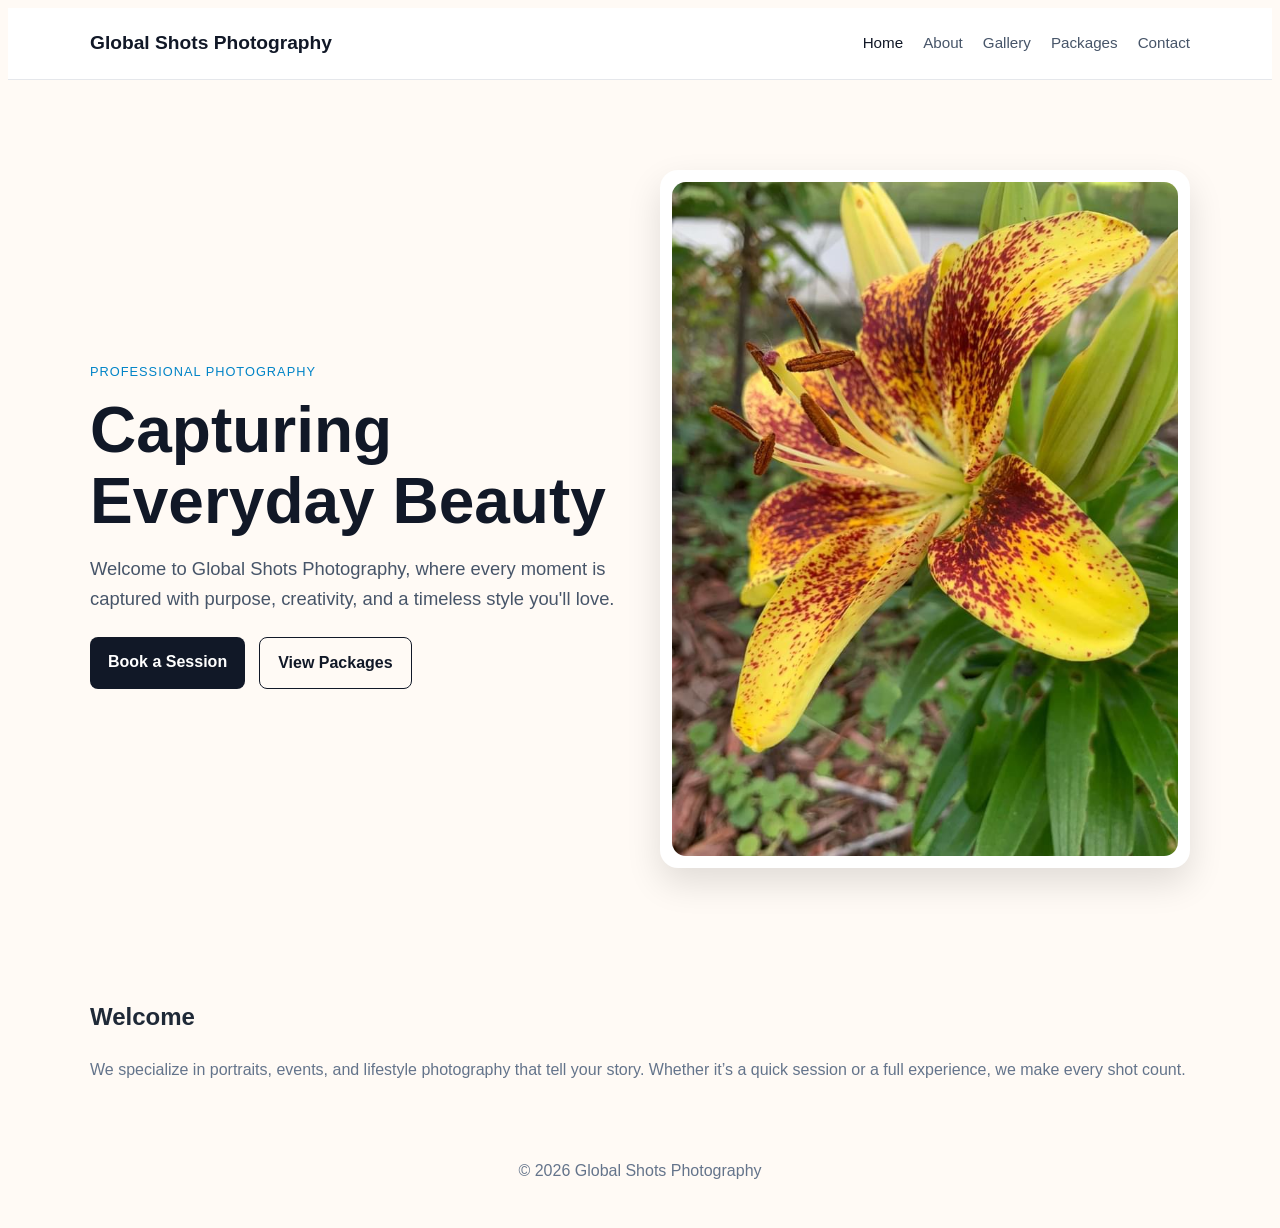
<file: index.html>
<!DOCTYPE html>
<html lang="en">
<head>
  <meta charset="UTF-8">
  <meta name="viewport" content="width=device-width, initial-scale=1.0">
  <title>Global Shots Photography | Home</title>
  <link rel="stylesheet" href="style.css">
</head>

<body>

<header>
  <div class="container nav">
    <a href="index.html" class="brand">Global Shots Photography</a>

    <button class="menu-toggle" aria-label="Open menu" aria-expanded="false" aria-controls="site-nav">
      <svg viewBox="0 0 24 24" fill="none" stroke="currentColor" stroke-width="2">
        <line x1="3" y1="6" x2="21" y2="6"></line>
        <line x1="3" y1="12" x2="21" y2="12"></line>
        <line x1="3" y1="18" x2="21" y2="18"></line>
      </svg>
    </button>

    <nav class="nav-links" id="site-nav">
      <a class="active" href="index.html">Home</a>
      <a href="about.html">About</a>
      <a href="gallery.html">Gallery</a>
      <a href="packages.html">Packages</a>
      <a href="contact.html">Contact</a>
    </nav>
  </div>
</header>

<!-- HERO -->
<section class="hero">
  <div class="container hero-grid">

    <!-- LEFT SIDE -->
    <div>
      <p class="eyebrow">Professional Photography</p>

      <h1>Capturing Everyday Beauty</h1>

      <p class="lead">
        Welcome to Global Shots Photography, where every moment is captured with purpose,
        creativity, and a timeless style you'll love.
      </p>

      <div class="hero-actions">
        <a class="btn" href="contact.html">Book a Session</a>
        <a class="btn secondary" href="packages.html">View Packages</a>
      </div>
    </div>

    <!-- RIGHT SIDE IMAGE -->
    <div class="hero-card">
      <img src="images/hero.jpg" alt="Photography session highlight">
    </div>

  </div>
</section>

<main class="container">
  <section>
    <h2>Welcome</h2>
    <p class="muted">
      We specialize in portraits, events, and lifestyle photography that tell your story.
      Whether it’s a quick session or a full experience, we make every shot count.
    </p>
  </section>
</main>

<footer>
  <p>© <span id="year"></span> Global Shots Photography</p>
</footer>

<script src="script.js"></script>
</body>
</html>
</file>
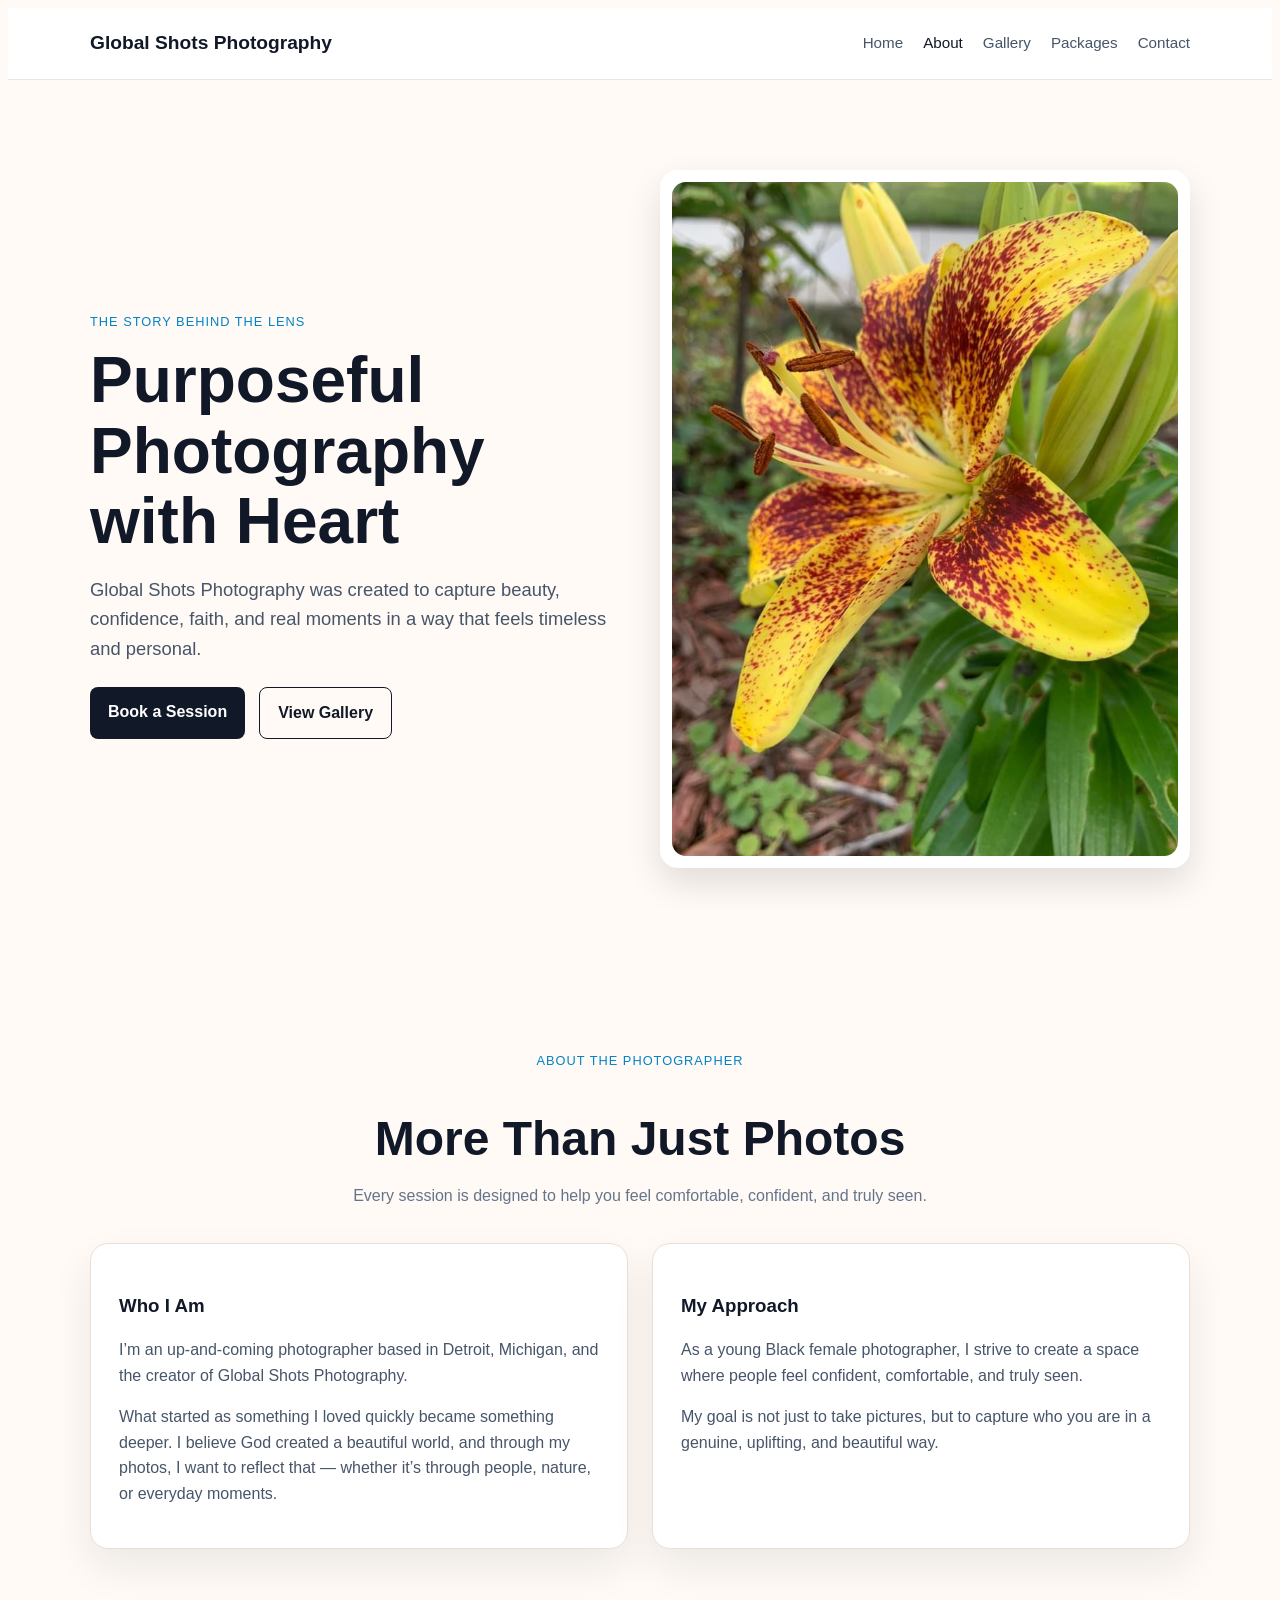
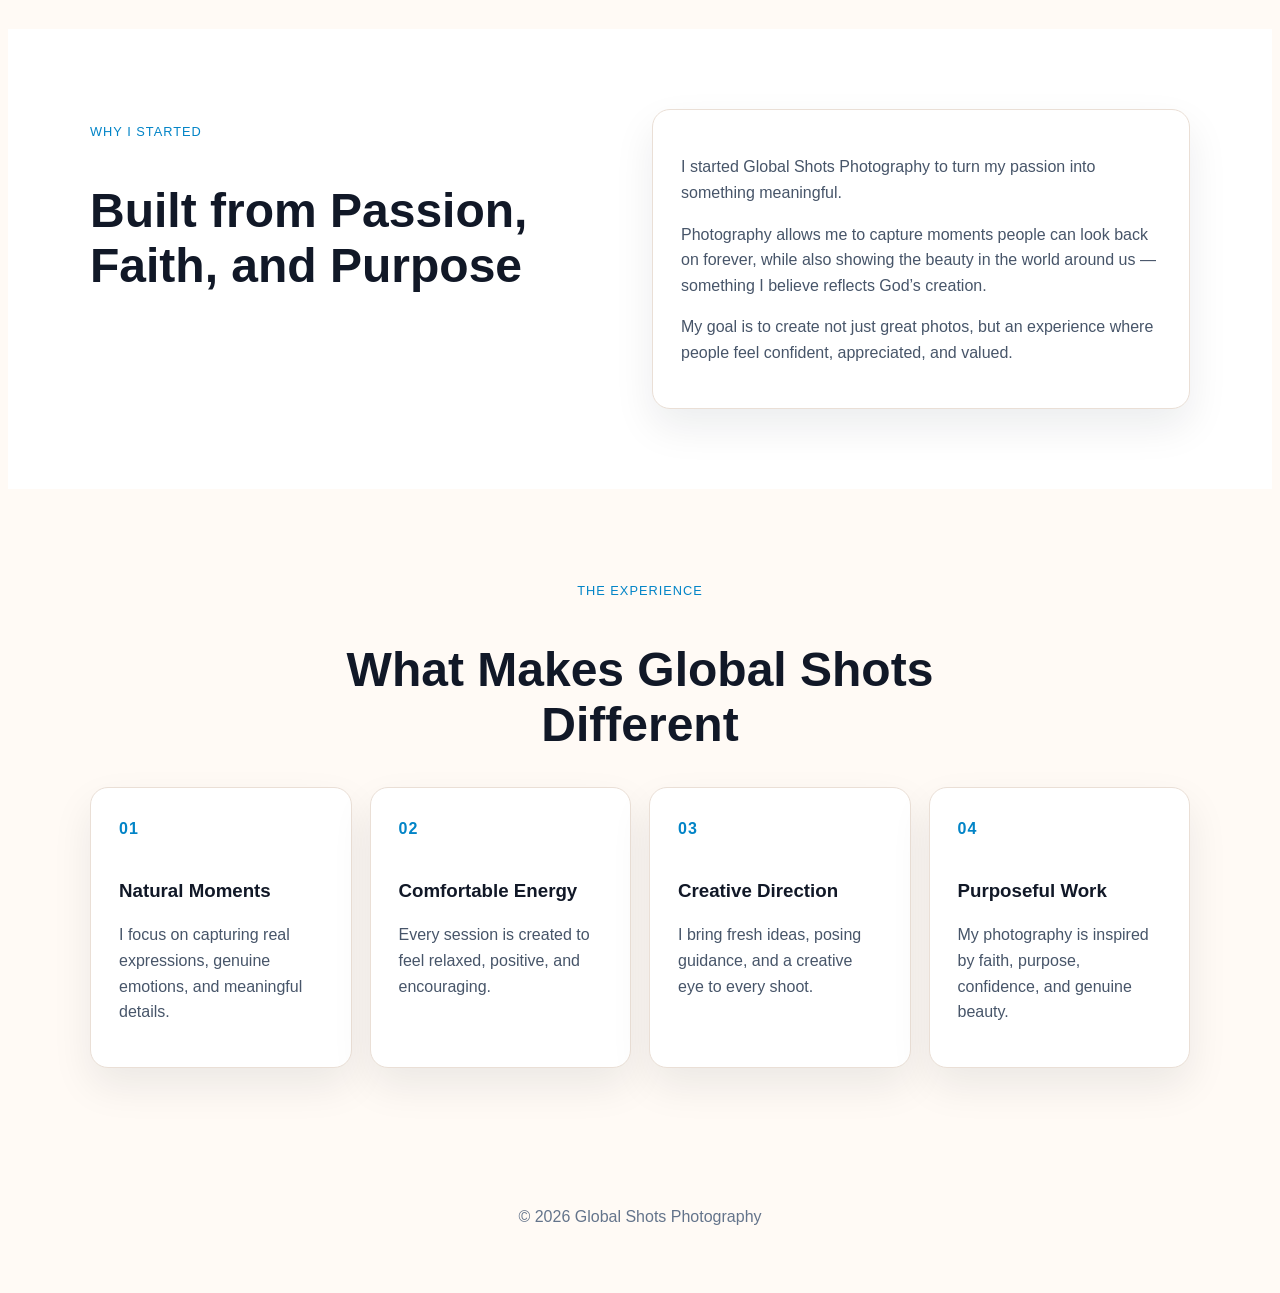
<file: about.html>
<!DOCTYPE html>
<html lang="en">
<head>
  <meta charset="UTF-8">
  <meta name="viewport" content="width=device-width, initial-scale=1.0">
  <title>Global Shots Photography | About</title>
  <link rel="stylesheet" href="style.css">
</head>

<body>

<header>
  <div class="container nav">
    <a href="index.html" class="brand">Global Shots Photography</a>

    <button class="menu-toggle" aria-label="Open menu" aria-expanded="false" aria-controls="site-nav">
      <svg viewBox="0 0 24 24" fill="none" stroke="currentColor" stroke-width="2">
        <line x1="3" y1="6" x2="21" y2="6"></line>
        <line x1="3" y1="12" x2="21" y2="12"></line>
        <line x1="3" y1="18" x2="21" y2="18"></line>
      </svg>
    </button>

    <nav class="nav-links" id="site-nav">
      <a href="index.html">Home</a>
      <a class="active" href="about.html">About</a>
      <a href="gallery.html">Gallery</a>
      <a href="packages.html">Packages</a>
      <a href="contact.html">Contact</a>
    </nav>
  </div>
</header>

<!-- PREMIUM HERO -->
<section class="hero about-hero">
  <div class="container hero-grid">
    <div>
      <p class="eyebrow">The Story Behind the Lens</p>

      <h1>Purposeful Photography with Heart</h1>

      <p class="lead">
        Global Shots Photography was created to capture beauty, confidence, faith,
        and real moments in a way that feels timeless and personal.
      </p>

      <div class="hero-actions">
        <a class="btn" href="contact.html">Book a Session</a>
        <a class="btn secondary" href="gallery.html">View Gallery</a>
      </div>
    </div>

    <div class="hero-card">
      <img src="images/hero.jpg" alt="Global Shots Photography portrait session">
    </div>
  </div>
</section>

<main>

  <section class="premium-section">
    <div class="container">
      <div class="section-heading">
        <p class="eyebrow">About the Photographer</p>
        <h2>More Than Just Photos</h2>
        <p class="muted">
          Every session is designed to help you feel comfortable, confident, and truly seen.
        </p>
      </div>

      <div class="grid-2">
        <div class="card premium-card">
          <h3>Who I Am</h3>
          <p>
            I’m an up-and-coming photographer based in Detroit, Michigan, and the creator of
            Global Shots Photography.
          </p>

          <p>
            What started as something I loved quickly became something deeper. I believe God
            created a beautiful world, and through my photos, I want to reflect that — whether
            it’s through people, nature, or everyday moments.
          </p>
        </div>

        <div class="card premium-card">
          <h3>My Approach</h3>
          <p>
            As a young Black female photographer, I strive to create a space where people feel
            confident, comfortable, and truly seen.
          </p>

          <p>
            My goal is not just to take pictures, but to capture who you are in a genuine,
            uplifting, and beautiful way.
          </p>
        </div>
      </div>
    </div>
  </section>

  <section class="premium-section soft-section">
    <div class="container">
      <div class="grid-2">
        <div>
          <p class="eyebrow">Why I Started</p>
          <h2>Built from Passion, Faith, and Purpose</h2>
        </div>

        <div class="card premium-card">
          <p>
            I started Global Shots Photography to turn my passion into something meaningful.
          </p>

          <p>
            Photography allows me to capture moments people can look back on forever, while also
            showing the beauty in the world around us — something I believe reflects God’s creation.
          </p>

          <p>
            My goal is to create not just great photos, but an experience where people feel
            confident, appreciated, and valued.
          </p>
        </div>
      </div>
    </div>
  </section>

  <section class="premium-section">
    <div class="container">
      <div class="section-heading">
        <p class="eyebrow">The Experience</p>
        <h2>What Makes Global Shots Different</h2>
      </div>

      <div class="feature-grid">
        <div class="feature-card">
          <span>01</span>
          <h3>Natural Moments</h3>
          <p>I focus on capturing real expressions, genuine emotions, and meaningful details.</p>
        </div>

        <div class="feature-card">
          <span>02</span>
          <h3>Comfortable Energy</h3>
          <p>Every session is created to feel relaxed, positive, and encouraging.</p>
        </div>

        <div class="feature-card">
          <span>03</span>
          <h3>Creative Direction</h3>
          <p>I bring fresh ideas, posing guidance, and a creative eye to every shoot.</p>
        </div>

        <div class="feature-card">
          <span>04</span>
          <h3>Purposeful Work</h3>
          <p>My photography is inspired by faith, purpose, confidence, and genuine beauty.</p>
        </div>
      </div>
    </div>
  </section>

</main>

<footer>
  <div class="container">
    <p>© <span id="year"></span> Global Shots Photography</p>
  </div>
</footer>

<script src="script.js"></script>

</body>
</html>
</file>
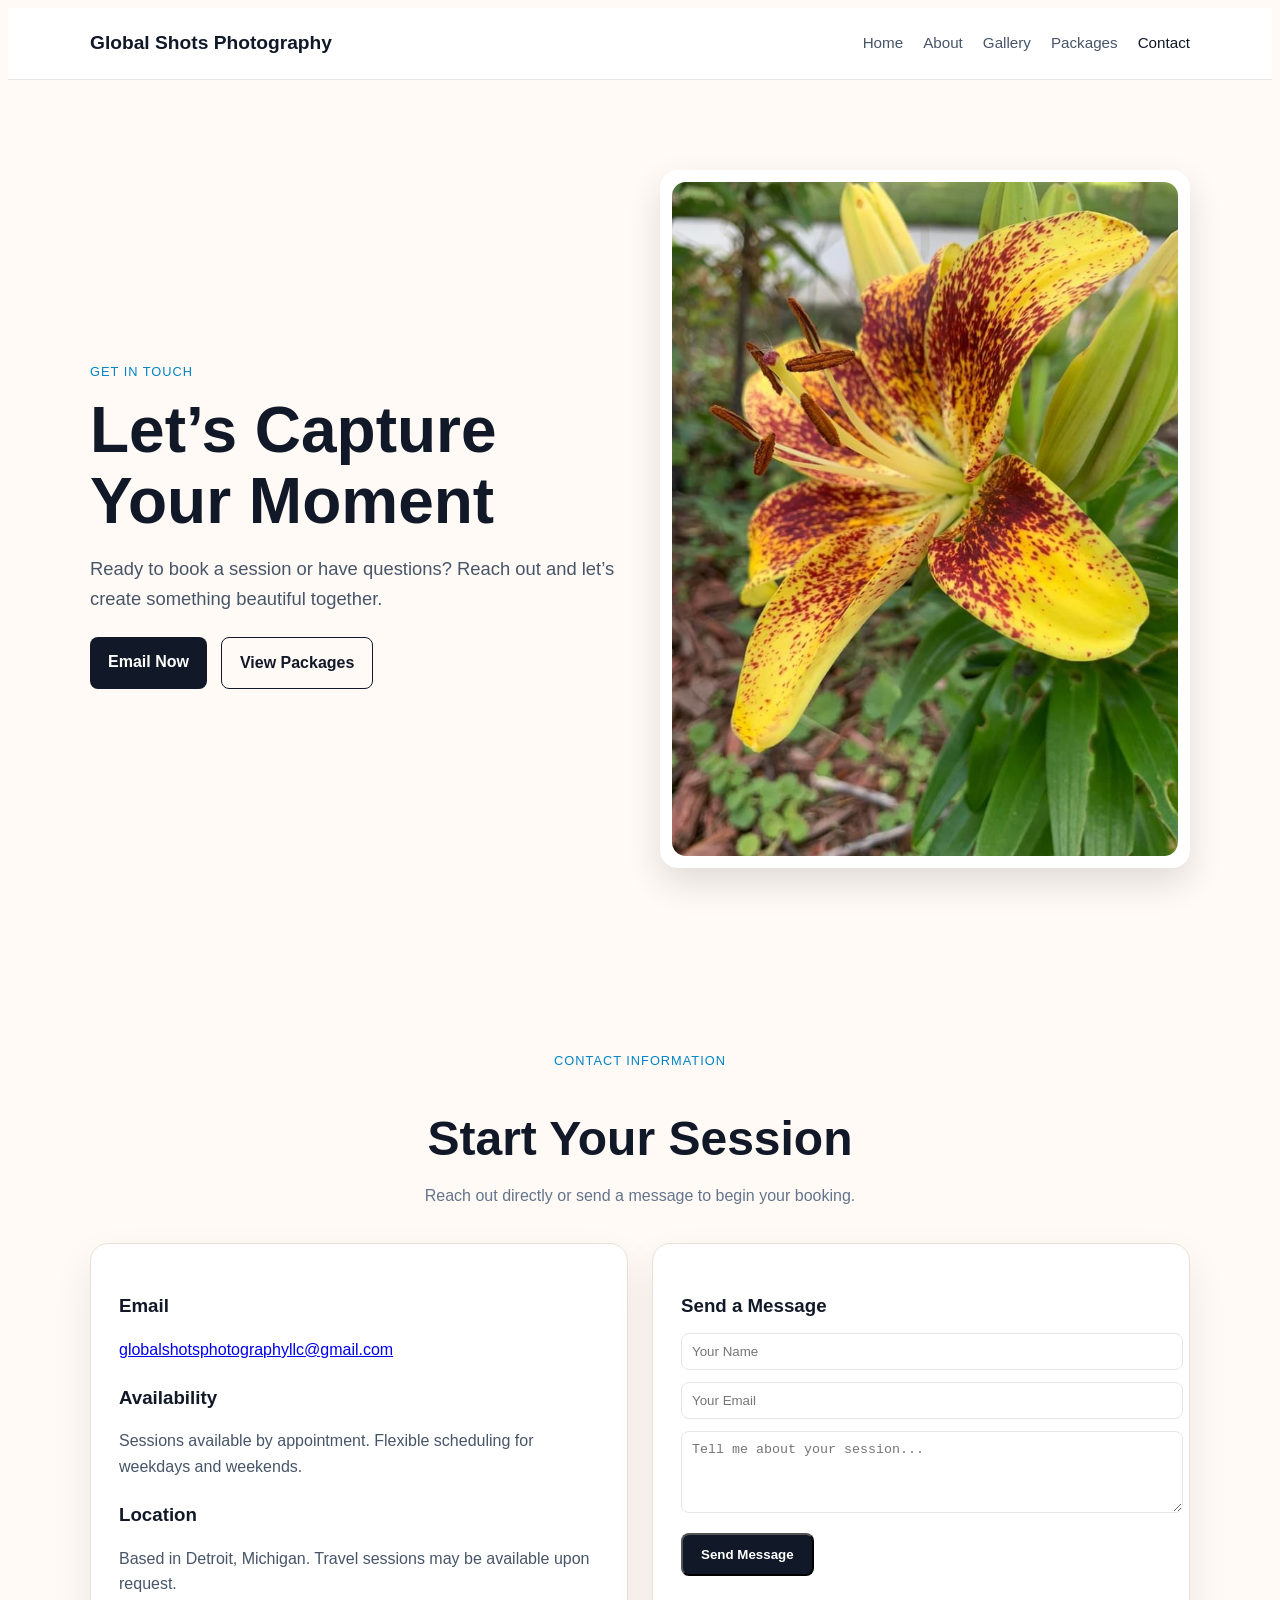
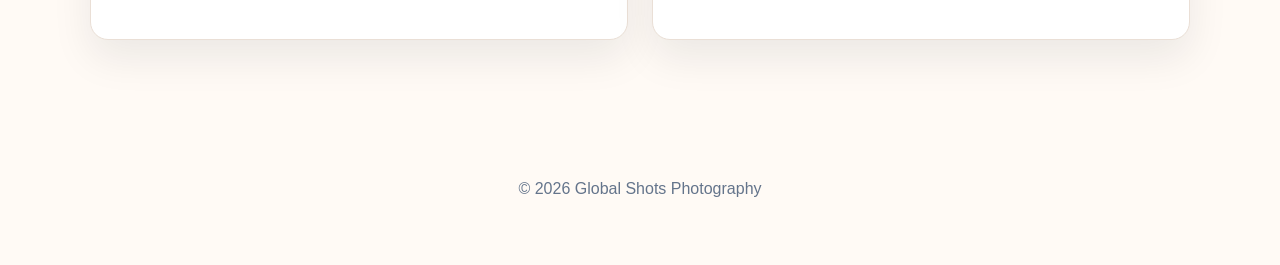
<file: contact.html>
<!DOCTYPE html>
<html lang="en">
<head>
  <meta charset="UTF-8">
  <meta name="viewport" content="width=device-width, initial-scale=1.0">
  <title>Global Shots Photography | Contact</title>
  <link rel="stylesheet" href="style.css">
</head>

<body>

<header>
  <div class="container nav">
    <a href="index.html" class="brand">Global Shots Photography</a>

    <button class="menu-toggle" aria-label="Open menu" aria-expanded="false" aria-controls="site-nav">
      ☰
    </button>

    <nav class="nav-links" id="site-nav">
      <a href="index.html">Home</a>
      <a href="about.html">About</a>
      <a href="gallery.html">Gallery</a>
      <a href="packages.html">Packages</a>
      <a class="active" href="contact.html">Contact</a>
    </nav>
  </div>
</header>

<!-- HERO -->
<section class="hero about-hero">
  <div class="container hero-grid">
    <div>
      <p class="eyebrow">Get In Touch</p>

      <h1>Let’s Capture Your Moment</h1>

      <p class="lead">
        Ready to book a session or have questions? Reach out and let’s create something
        beautiful together.
      </p>

      <div class="hero-actions">
        <a class="btn" href="mailto:globalshotsphotographyllc@gmail.com">Email Now</a>
        <a class="btn secondary" href="packages.html">View Packages</a>
      </div>
    </div>

    <div class="hero-card">
      <img src="images/hero.jpg" alt="Photography contact session">
    </div>
  </div>
</section>

<main>

  <!-- CONTACT SECTION -->
  <section class="premium-section">
    <div class="container">

      <div class="section-heading">
        <p class="eyebrow">Contact Information</p>
        <h2>Start Your Session</h2>
        <p class="muted">
          Reach out directly or send a message to begin your booking.
        </p>
      </div>

      <div class="grid-2">

        <!-- CONTACT INFO -->
        <div class="card premium-card">
          <h3>Email</h3>
          <p>
            <a href="mailto:globalshotsphotographyllc@gmail.com">
              globalshotsphotographyllc@gmail.com
            </a>
          </p>

          <h3 style="margin-top:20px;">Availability</h3>
          <p>
            Sessions available by appointment. Flexible scheduling for weekdays and weekends.
          </p>

          <h3 style="margin-top:20px;">Location</h3>
          <p>
            Based in Detroit, Michigan. Travel sessions may be available upon request.
          </p>
        </div>

        <!-- SIMPLE CONTACT FORM (FRONTEND ONLY) -->
        <div class="card premium-card">
          <h3>Send a Message</h3>

          <form>
            <div style="margin-bottom:12px;">
              <input type="text" placeholder="Your Name" required style="width:100%; padding:10px; border:1px solid #e5e7eb; border-radius:8px;">
            </div>

            <div style="margin-bottom:12px;">
              <input type="email" placeholder="Your Email" required style="width:100%; padding:10px; border:1px solid #e5e7eb; border-radius:8px;">
            </div>

            <div style="margin-bottom:12px;">
              <textarea placeholder="Tell me about your session..." rows="4" required style="width:100%; padding:10px; border:1px solid #e5e7eb; border-radius:8px;"></textarea>
            </div>

            <button type="submit" class="btn">Send Message</button>
          </form>

        </div>

      </div>
    </div>
  </section>

</main>

<footer>
  <div class="container">
    <p>© <span id="year"></span> Global Shots Photography</p>
  </div>
</footer>

<script src="script.js"></script>

</body>
</html>
</file>
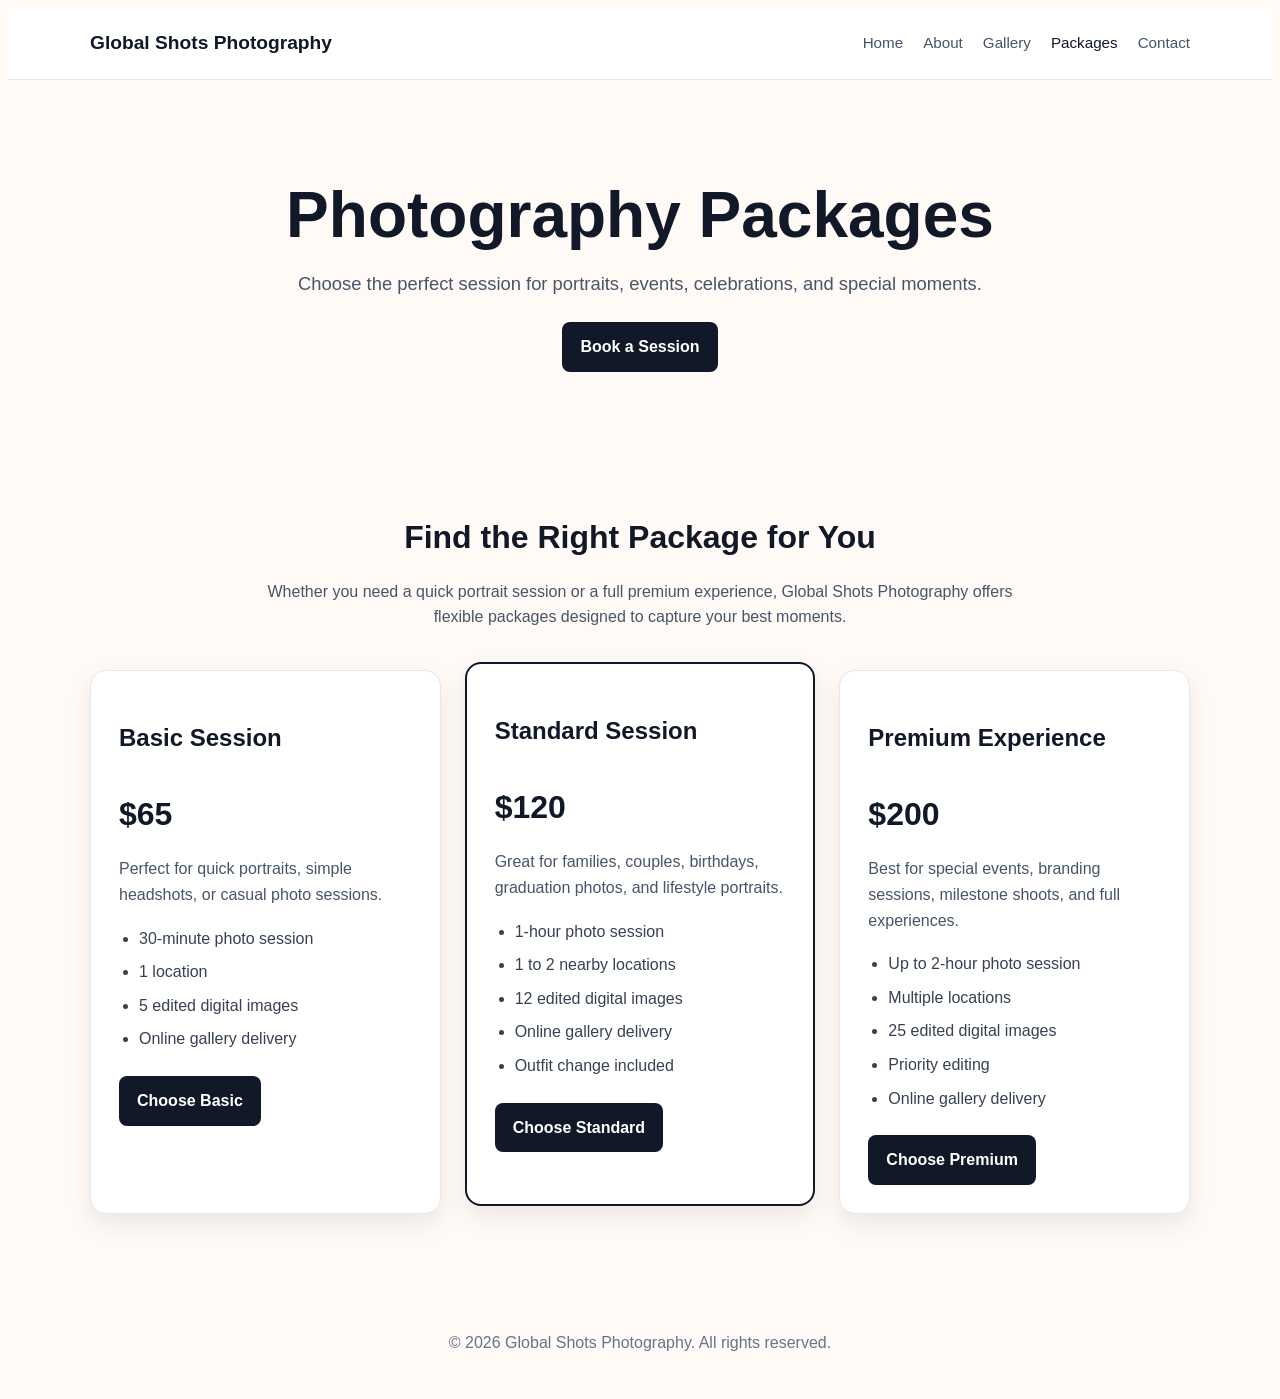
<file: packages.html>
<!DOCTYPE html>
<html lang="en">
<head>
  <meta charset="UTF-8">
  <meta name="viewport" content="width=device-width, initial-scale=1.0">
  <title>Packages | Global Shots Photography</title>
  <link rel="stylesheet" href="style.css">
</head>

<body>

<header>
  <div class="container nav">
    <a href="index.html" class="brand">Global Shots Photography</a>

    <button class="menu-toggle">☰</button>

    <nav class="nav-links">
      <a href="index.html">Home</a>
      <a href="about.html">About</a>
      <a href="gallery.html">Gallery</a>
      <a class="active" href="packages.html">Packages</a>
      <a href="contact.html">Contact</a>
    </nav>
  </div>
</header>

<section class="hero">
  <div class="container hero-content">
    <h1>Photography Packages</h1>
    <p>Choose the perfect session for portraits, events, celebrations, and special moments.</p>
    <a href="contact.html" class="btn">Book a Session</a>
  </div>
</section>

<main class="container">

  <section class="intro">
    <h2>Find the Right Package for You</h2>
    <p>
      Whether you need a quick portrait session or a full premium experience,
      Global Shots Photography offers flexible packages designed to capture your best moments.
    </p>
  </section>

  <section class="packages-grid">

    <div class="package-card">
      <h2>Basic Session</h2>
      <p class="price">$65</p>
      <p>Perfect for quick portraits, simple headshots, or casual photo sessions.</p>
      <ul>
        <li>30-minute photo session</li>
        <li>1 location</li>
        <li>5 edited digital images</li>
        <li>Online gallery delivery</li>
      </ul>
      <a href="contact.html" class="btn">Choose Basic</a>
    </div>

    <div class="package-card featured">
      <h2>Standard Session</h2>
      <p class="price">$120</p>
      <p>Great for families, couples, birthdays, graduation photos, and lifestyle portraits.</p>
      <ul>
        <li>1-hour photo session</li>
        <li>1 to 2 nearby locations</li>
        <li>12 edited digital images</li>
        <li>Online gallery delivery</li>
        <li>Outfit change included</li>
      </ul>
      <a href="contact.html" class="btn">Choose Standard</a>
    </div>

    <div class="package-card">
      <h2>Premium Experience</h2>
      <p class="price">$200</p>
      <p>Best for special events, branding sessions, milestone shoots, and full experiences.</p>
      <ul>
        <li>Up to 2-hour photo session</li>
        <li>Multiple locations</li>
        <li>25 edited digital images</li>
        <li>Priority editing</li>
        <li>Online gallery delivery</li>
      </ul>
      <a href="contact.html" class="btn">Choose Premium</a>
    </div>

  </section>

</main>

<footer>
  <p>© <span id="year"></span> Global Shots Photography. All rights reserved.</p>
</footer>

<script src="script.js"></script>
</body>
</html>
</file>
<file: style.css>
css
/* RESET */
* {
  margin: 0;
  padding: 0;
  box-sizing: border-box;
}

body {
  font-family: Arial, Helvetica, sans-serif;
  line-height: 1.6;
  background: #fffaf5;
  color: #1f2937;
}

/* CONTAINER */
.container {
  max-width: 1100px;
  margin: auto;
  padding: 20px;
}

/* HEADER / NAV */
header {
  background: #ffffff;
  border-bottom: 1px solid #e5e7eb;
}

.nav {
  display: flex;
  align-items: center;
  justify-content: space-between;
}

.brand {
  color: #111827;
  text-decoration: none;
  font-weight: bold;
  font-size: 1.2rem;
}

.nav-links {
  display: flex;
  gap: 20px;
}

.nav-links a {
  color: #475569;
  text-decoration: none;
  font-size: 0.95rem;
}

.nav-links a.active,
.nav-links a:hover {
  color: #111827;
}

/* MOBILE MENU */
.menu-toggle {
  display: none;
  background: none;
  border: none;
  color: #111827;
  cursor: pointer;
  font-size: 1.8rem;
}

/* HERO */
.hero {
  padding: 70px 0;
}

.hero-grid {
  display: grid;
  grid-template-columns: 1fr 1fr;
  gap: 40px;
  align-items: center;
}

.hero-content {
  text-align: center;
  max-width: 800px;
  margin: auto;
}

.hero h1 {
  font-size: clamp(2rem, 5vw, 4rem);
  line-height: 1.1;
  margin-bottom: 18px;
  color: #111827;
}

.hero-content p,
.lead {
  font-size: 1.15rem;
  color: #475569;
  margin-bottom: 24px;
}

.hero-actions {
  display: flex;
  gap: 14px;
  flex-wrap: wrap;
}

.btn {
  display: inline-block;
  padding: 12px 18px;
  background: #111827;
  color: #ffffff;
  text-decoration: none;
  border-radius: 8px;
  font-weight: 700;
}

.btn:hover {
  background: #374151;
}

.btn.secondary {
  background: transparent;
  color: #111827;
  border: 1px solid #111827;
}

.btn.secondary:hover {
  background: #111827;
  color: #ffffff;
}

.hero-card {
  background: #ffffff;
  padding: 12px;
  border-radius: 18px;
  box-shadow: 0 15px 35px rgba(0, 0, 0, 0.12);
}

.hero-card img {
  width: 100%;
  height: auto;
  display: block;
  border-radius: 14px;
  object-fit: cover;
}

/* TEXT */
.eyebrow {
  font-size: 0.8rem;
  color: #0284c7;
  text-transform: uppercase;
  letter-spacing: 1px;
}

h1 {
  margin: 10px 0;
}

.muted {
  color: #64748b;
  margin-bottom: 20px;
}

/* PACKAGE INTRO */
.intro {
  text-align: center;
  max-width: 750px;
  margin: 30px auto 40px;
}

.intro h2 {
  font-size: 2rem;
  margin-bottom: 12px;
  color: #111827;
}

.intro p {
  color: #475569;
}

/* PACKAGES */
.packages-grid {
  display: grid;
  grid-template-columns: repeat(auto-fit, minmax(260px, 1fr));
  gap: 24px;
  margin: 40px 0 60px;
}

.package-card {
  background: #ffffff;
  padding: 28px;
  border-radius: 16px;
  border: 1px solid #e5e7eb;
  box-shadow: 0 10px 25px rgba(0, 0, 0, 0.08);
}

.package-card h2 {
  margin-bottom: 10px;
  color: #111827;
}

.package-card p {
  color: #475569;
  margin-bottom: 16px;
}

.package-card .price {
  font-size: 2rem;
  font-weight: 800;
  color: #111827;
  margin-bottom: 12px;
}

.package-card ul {
  margin: 18px 0 24px;
  padding-left: 20px;
}

.package-card li {
  margin-bottom: 8px;
  color: #374151;
}

.package-card.featured {
  border: 2px solid #111827;
  transform: translateY(-8px);
}

/* GALLERY GRID */
.gallery-grid {
  display: grid;
  grid-template-columns: repeat(auto-fit, minmax(250px, 1fr));
  gap: 15px;
}

/* GALLERY ITEM */
.gallery-item {
  cursor: pointer;
}

/* IMAGE WRAPPER */
.gallery-photo {
  position: relative;
  overflow: hidden;
  border-radius: 10px;
  background: #e5e7eb;
}

/* IMAGE */
.gallery-photo img {
  width: 100%;
  height: 100%;
  min-height: 240px;
  display: block;
  object-fit: cover;
  transition: transform 0.3s ease;
}

.gallery-photo:hover img {
  transform: scale(1.05);
}

/* REMOVE OLD CAPTIONS */
.gallery-caption {
  display: none;
}

/* WATERMARK */
.photo-watermark {
  position: absolute;
  bottom: 10px;
  right: 10px;
  z-index: 10;
  font-size: 0.75rem;
  font-weight: 600;
  color: #ffffff;
  background: rgba(0, 0, 0, 0.5);
  padding: 5px 8px;
  border-radius: 5px;
  text-shadow: 0 1px 4px rgba(0, 0, 0, 0.9);
  pointer-events: none;
  user-select: none;
}

/* LIGHTBOX */
.lightbox {
  position: fixed;
  inset: 0;
  background: rgba(0, 0, 0, 0.9);
  display: none;
  align-items: center;
  justify-content: center;
  z-index: 999;
  padding: 20px;
}

.lightbox.open {
  display: flex;
}

.lightbox-inner {
  max-width: 90%;
  max-height: 90%;
}

.lightbox img {
  width: 100%;
  height: auto;
  border-radius: 8px;
}

/* CLOSE BUTTON */
.lightbox-close {
  position: absolute;
  top: 20px;
  right: 20px;
  background: none;
  border: none;
  color: white;
  font-size: 2rem;
  cursor: pointer;
}

/* FOOTER */
footer {
  text-align: center;
  padding: 20px 0;
  color: #64748b;
}

/* MOBILE */
@media (max-width: 768px) {
  .nav {
    align-items: flex-start;
    flex-wrap: wrap;
  }

  .menu-toggle {
    display: block;
  }

  .nav-links {
    display: none;
    width: 100%;
    flex-direction: column;
    gap: 12px;
    margin-top: 15px;
  }

  .nav-links.open {
    display: flex;
  }

  .hero {
    padding: 45px 0;
  }

  .hero-grid {
    grid-template-columns: 1fr;
  }

  .hero h1 {
    font-size: 2.4rem;
  }

  .hero-actions {
    justify-content: center;
  }

  .package-card.featured {
    transform: none;
  }
}
```
/* PREMIUM ABOUT PAGE */
.about-hero {
  background: linear-gradient(135deg, #fffaf5 0%, #f8eadf 100%);
}

.premium-section {
  padding: 60px 0;
}

.soft-section {
  background: #ffffff;
}

.section-heading {
  max-width: 720px;
  margin: 0 auto 35px;
  text-align: center;
}

.section-heading h2,
.premium-section h2 {
  font-size: clamp(1.8rem, 4vw, 3rem);
  line-height: 1.15;
  color: #111827;
  margin-bottom: 14px;
}

.grid-2 {
  display: grid;
  grid-template-columns: repeat(2, 1fr);
  gap: 24px;
}

.card,
.premium-card,
.feature-card {
  background: #ffffff;
  border: 1px solid #eadfd6;
  border-radius: 18px;
  padding: 28px;
  box-shadow: 0 18px 40px rgba(17, 24, 39, 0.08);
}

.premium-card h3,
.feature-card h3 {
  margin-bottom: 12px;
  color: #111827;
}

.premium-card p,
.feature-card p {
  color: #475569;
  margin-bottom: 14px;
}

.feature-grid {
  display: grid;
  grid-template-columns: repeat(4, 1fr);
  gap: 18px;
}

.feature-card span {
  display: inline-block;
  margin-bottom: 16px;
  color: #0284c7;
  font-weight: 800;
  letter-spacing: 1px;
}

@media (max-width: 768px) {
  .premium-section {
    padding: 40px 0;
  }

  .grid-2,
  .feature-grid {
    grid-template-columns: 1fr;
  }
}
</file>
